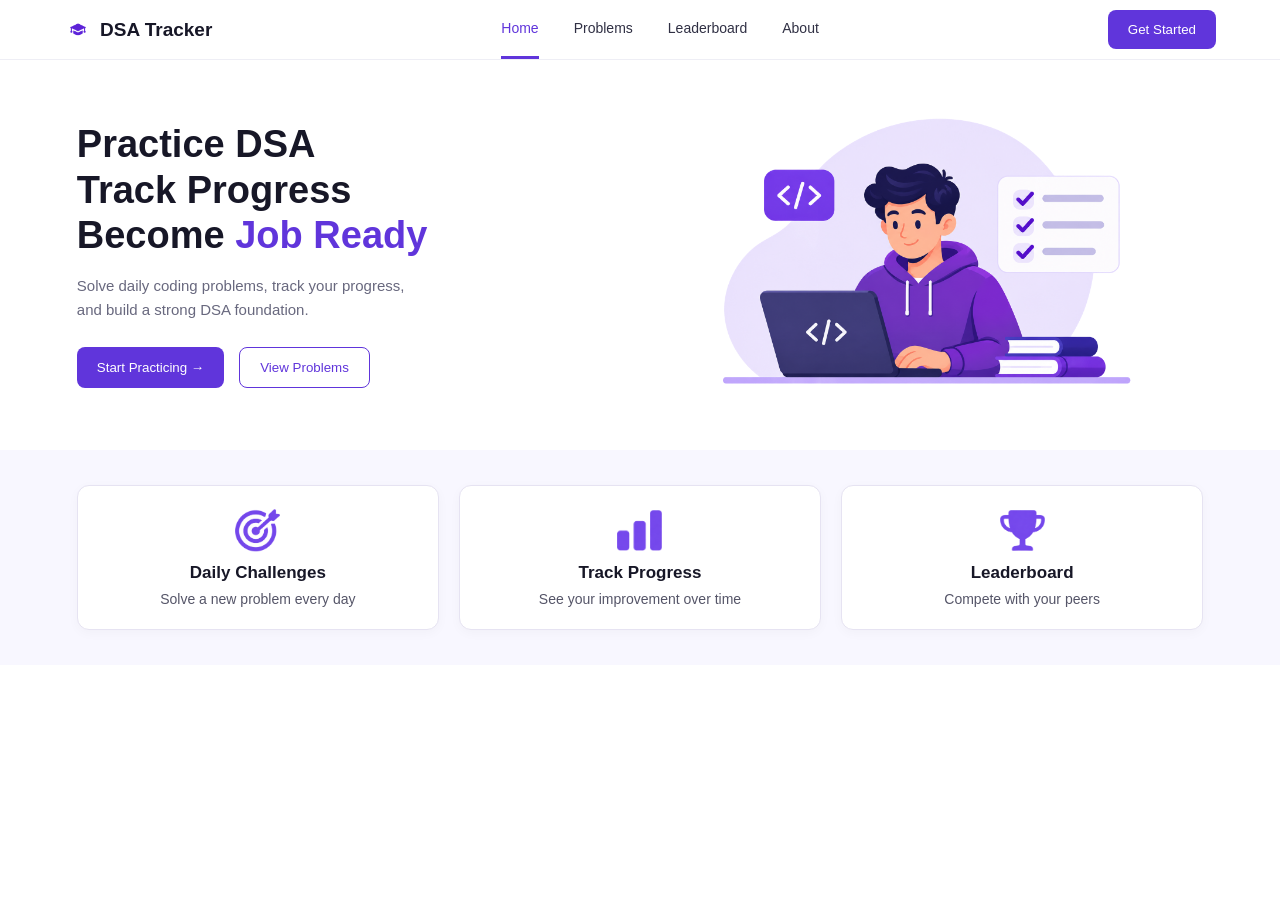
<file: Students Submission/2601125_Umra_Mulla/Task 1/index.html>
<link rel="stylesheet" href="style.css">


<!DOCTYPE html>
<html lang="en">
<head>
    <meta charset="UTF-8">
    <meta name="viewport" content="width=device-width, initial-scale=1.0">
    <title>DSA Tracker</title>
    <link rel="stylesheet" href="style.css">
</head>
<body>

    <!-- Navigation Bar -->
    <header class="navbar">
        <div class="logo">
            <img src="Assets/04.png" alt="Logo">
            <span>DSA Tracker</span>
        </div>

        <nav>
            <a href="#" class="active">Home</a>
            <a href="#">Problems</a>
            <a href="#">Leaderboard</a>
            <a href="#">About</a>
        </nav>

        <button class="get-started">Get Started</button>
    </header>

    <!-- Hero Section -->
    <section class="hero">

        <div class="hero-content">
            <h1>
                Practice DSA<br>
                Track Progress<br>
                Become <span>Job Ready</span>
            </h1>

            <p>
                Solve daily coding problems, track your progress,
                <br>and build a strong DSA foundation.
            </p>

            <div class="hero-buttons">
                <button class="primary-btn">Start Practicing →</button>
                <button class="secondary-btn">View Problems</button>
            </div>
        </div>

        <div class="hero-image">
            <img src="Assets/05.png" alt="Student practicing coding">
        </div>

    </section>

    <!-- Features Section -->
    <section class="features">

        <div class="feature-card">
            <img src="Assets/03.png" alt="Daily challenges">
            <h3>Daily Challenges</h3>
            <p>Solve a new problem every day</p>
        </div>

        <div class="feature-card">
            <img src="Assets/02.png" alt="Track progress">
            <h3>Track Progress</h3>
            <p>See your improvement over time</p>
        </div>

        <div class="feature-card">
            <img src="Assets/01.png" alt="Leaderboard">
            <h3>Leaderboard</h3>
            <p>Compete with your peers</p>
        </div>

    </section>

</body>
</html>
</file>
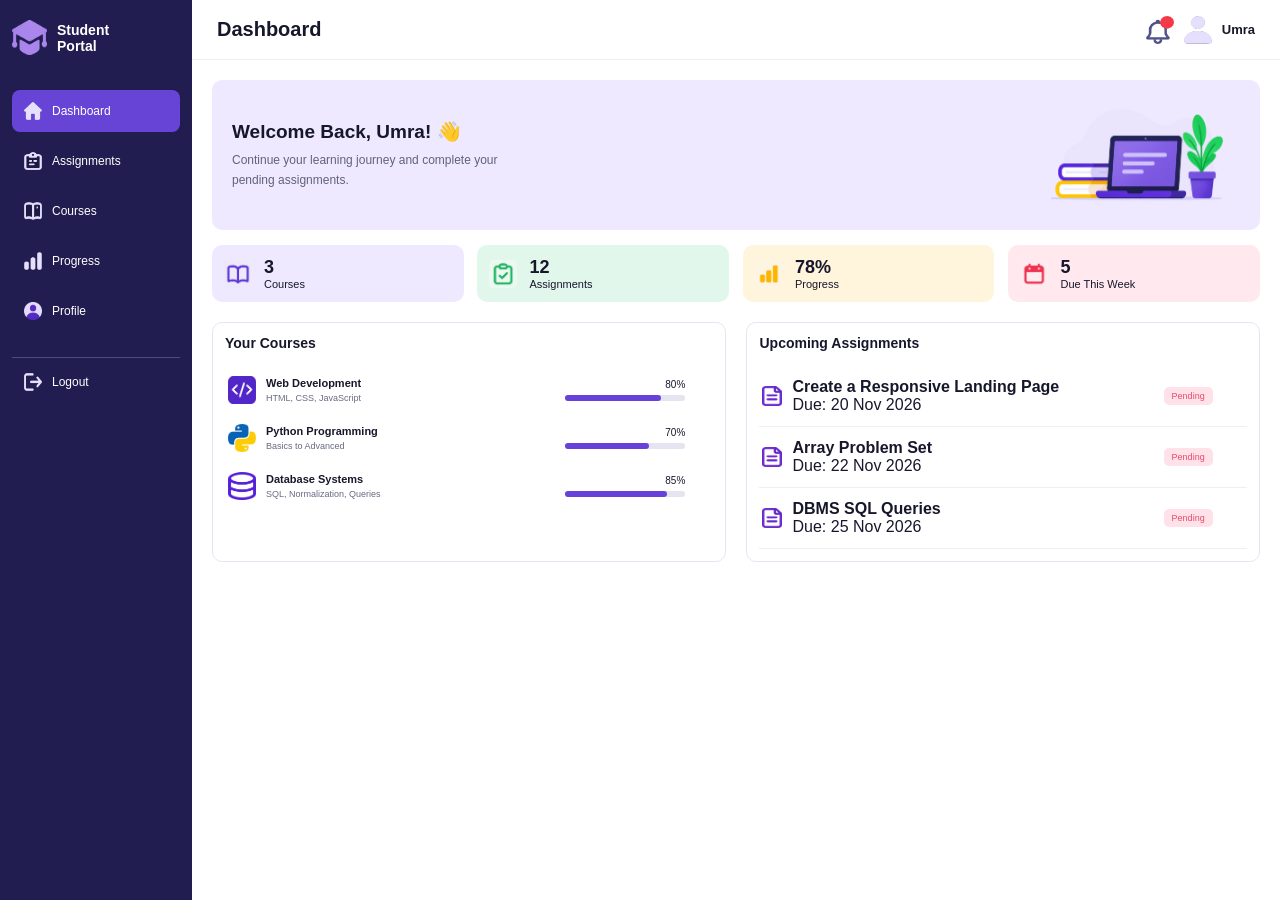
<file: Students Submission/2601125_Umra_Mulla/Task 2/index.html>
<!DOCTYPE html>
<html>
<head>
    <title>Student Portal Dashboard</title>
    <link rel="stylesheet" href="style.css">
</head>

<body>

<div class="dashboard">

    <!-- Sidebar -->
    <div class="sidebar">

        <div class="logo">
            <img src="Assets/17.png">
            <h3>Student<br>Portal</h3>
        </div>

        <div class="menu">
            <div class="menu-item active">
                <img src="Assets/13.png">
                <span>Dashboard</span>
            </div>

            <div class="menu-item">
                <img src="Assets/12.png">
                <span>Assignments</span>
            </div>

            <div class="menu-item">
                <img src="Assets/11.png">
                <span>Courses</span>
            </div>

            <div class="menu-item">
                <img src="Assets/10.png">
                <span>Progress</span>
            </div>

            <div class="menu-item">
                <img src="Assets/15.png">
                <span>Profile</span>
            </div>
        </div>

        <div class="logout">
            <img src="Assets/08.png">
            <span>Logout</span>
        </div>

    </div>


    <!-- Main Content -->
    <div class="main-content">

        <!-- Topbar -->
        <div class="topbar">
            <h2>Dashboard</h2>

            <div class="profile">
                <img src="Assets/16.png">
                <img src="Assets/09.png">
                <span>Umra</span>
            </div>
        </div>


        <div class="content">

            <!-- Welcome Section -->
            <div class="welcome-banner">

                <div>
                    <h2>Welcome Back, Umra! 👋</h2>
                    <p>
                        Continue your learning journey and complete your
                        <br>pending assignments.
                    </p>
                </div>

                <img src="Assets/18.png">

            </div>


            <!-- Statistics -->
            <div class="stats">

                <div class="stat-card purple">
                    <img src="Assets/04.png">
                    <div>
                        <h2>3</h2>
                        <p>Courses</p>
                    </div>
                </div>

                <div class="stat-card green">
                    <img src="Assets/03.png">
                    <div>
                        <h2>12</h2>
                        <p>Assignments</p>
                    </div>
                </div>

                <div class="stat-card yellow">
                    <img src="Assets/02.png">
                    <div>
                        <h2>78%</h2>
                        <p>Progress</p>
                    </div>
                </div>

                <div class="stat-card pink">
                    <img src="Assets/01.png">
                    <div>
                        <h2>5</h2>
                        <p>Due This Week</p>
                    </div>
                </div>

            </div>


            <!-- Courses and Assignments -->
            <div class="bottom-section">

                <!-- Courses -->
                <div class="panel">

                    <h3>Your Courses</h3>

                    <div class="course">
                        <img src="Assets/07.png">

                        <div class="course-info">
                            <h4>Web Development</h4>
                            <p>HTML, CSS, JavaScript</p>
                        </div>

                        <div class="course-progress">
                            <span>80%</span>
                            <div class="progress-bar">
                                <div class="progress-80"></div>
                            </div>
                        </div>
                    </div>


                    <div class="course">
                        <img src="Assets/06.png">

                        <div class="course-info">
                            <h4>Python Programming</h4>
                            <p>Basics to Advanced</p>
                        </div>

                        <div class="course-progress">
                            <span>70%</span>
                            <div class="progress-bar">
                                <div class="progress-70"></div>
                            </div>
                        </div>
                    </div>


                    <div class="course">
                        <img src="Assets/05.png">

                        <div class="course-info">
                            <h4>Database Systems</h4>
                            <p>SQL, Normalization, Queries</p>
                        </div>

                        <div class="course-progress">
                            <span>85%</span>
                            <div class="progress-bar">
                                <div class="progress-85"></div>
                            </div>
                        </div>
                    </div>

                </div>


                <!-- Assignments -->
                <div class="panel">

                    <h3>Upcoming Assignments</h3>

                    <div class="assignment">
                        <img src="Assets/14.png">
                        <div>
                            <h4>Create a Responsive Landing Page</h4>
                            <p>Due: 20 Nov 2026</p>
                        </div>
                        <span class="pending">Pending</span>
                    </div>

                    <div class="assignment">
                        <img src="Assets/14.png">
                        <div>
                            <h4>Array Problem Set</h4>
                            <p>Due: 22 Nov 2026</p>
                        </div>
                        <span class="pending">Pending</span>
                    </div>

                    <div class="assignment">
                        <img src="Assets/14.png">
                        <div>
                            <h4>DBMS SQL Queries</h4>
                            <p>Due: 25 Nov 2026</p>
                        </div>
                        <span class="pending">Pending</span>
                    </div>

                </div>

            </div>

        </div>

    </div>

</div>

</body>
</html>
</file>
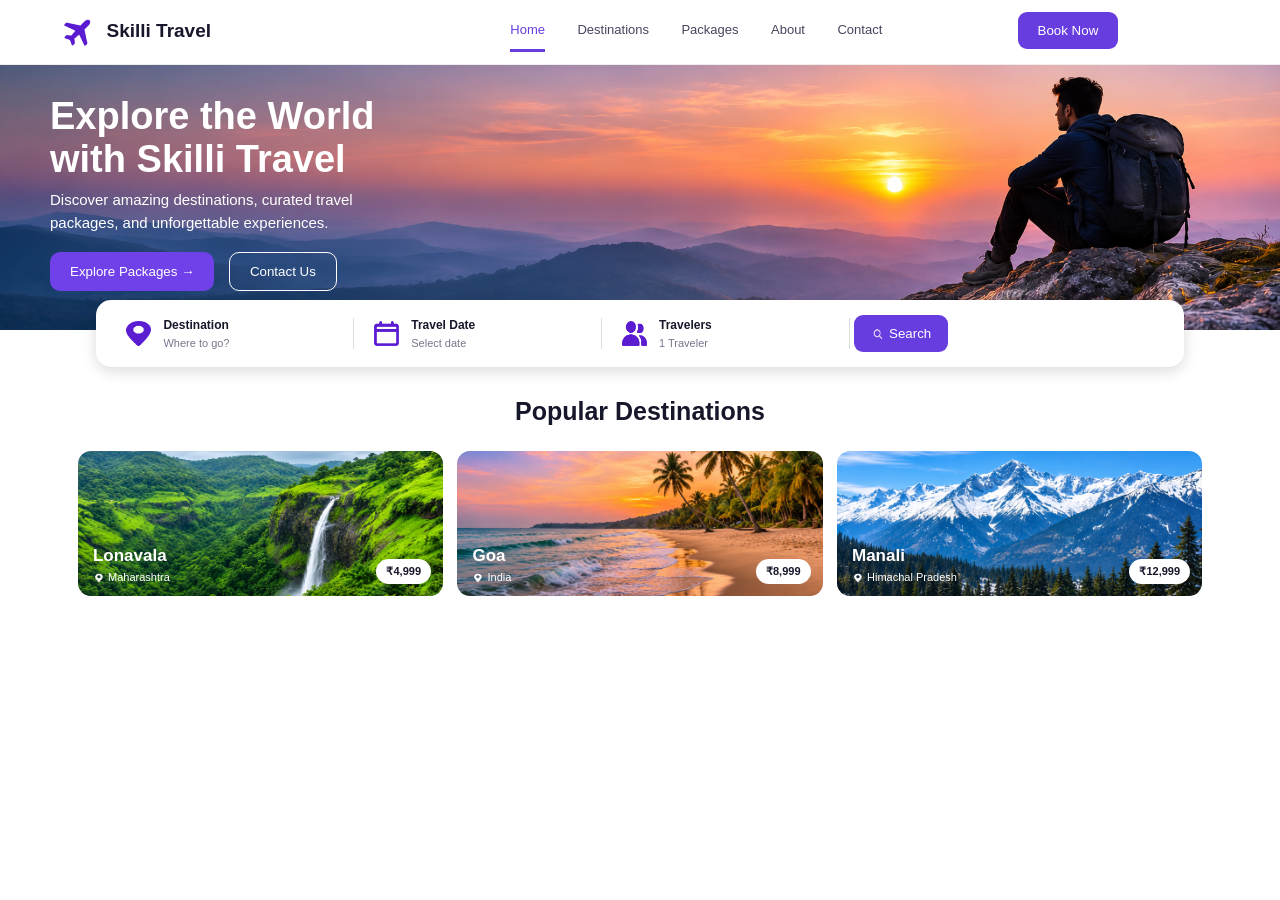
<file: Students Submission/2601125_Umra_Mulla/Task 3/index.html>
<!DOCTYPE html>
<html lang="en">

<head>
    <meta charset="UTF-8">
    <meta name="viewport" content="width=device-width, initial-scale=1.0">
    <title>Skilli Travel</title>
    <link rel="stylesheet" href="style.css">
</head>

<body>

    <div class="navbar">

        <div class="logo">
            <img src="Assets/04.png">
            <h2>Skilli Travel</h2>
        </div>

        <div class="navigation">
            <a href="#" class="active">Home</a>
            <a href="#">Destinations</a>
            <a href="#">Packages</a>
            <a href="#">About</a>
            <a href="#">Contact</a>
        </div>

        <button class="book-btn">Book Now</button>

    </div>


    <div class="hero">

        <div class="hero-text">

            <h1>
                Explore the World<br>
                with Skilli Travel
            </h1>

            <p>
                Discover amazing destinations, curated travel<br>
                packages, and unforgettable experiences.
            </p>

            <button class="explore-btn">Explore Packages →</button>

            <button class="contact-btn">Contact Us</button>

        </div>

    </div>


    <div class="search-bar">

        <div class="search-item">
            <img src="Assets/03.png">
            <div>
                <h4>Destination</h4>
                <p>Where to go?</p>
            </div>
        </div>

        <div class="search-item">
            <img src="Assets/02.png">
            <div>
                <h4>Travel Date</h4>
                <p>Select date</p>
            </div>
        </div>

        <div class="search-item">
            <img src="Assets/01.png">
            <div>
                <h4>Travelers</h4>
                <p>1 Traveler</p>
            </div>
        </div>

        <button class="search-btn">
            <img src="Assets/05.png">
            Search
        </button>

    </div>

    <div class="destinations">

        
    <h2>
    <span class="line"></span>
    Popular Destinations
    <span class="line"></span>
    </h2>


        <div class="destination-cards">


            <div class="destination-card lonavala">

                <div class="destination-info">
                    <h3>Lonavala</h3>
                    <p>
                        <img src="Assets/06.png">
                        Maharashtra
                    </p>
                </div>

                <span class="price">₹4,999</span>

            </div>


            
            <div class="destination-card goa">

                <div class="destination-info">
                    <h3>Goa</h3>
                    <p>
                        <img src="Assets/06.png">
                        India
                    </p>
                </div>

                <span class="price">₹8,999</span>

            </div>


            <div class="destination-card manali">

                <div class="destination-info">
                    <h3>Manali</h3>
                    <p>
                        <img src="Assets/06.png">
                        Himachal Pradesh
                    </p>
                </div>

                <span class="price">₹12,999</span>

            </div>

        </div>

    </div>

</body>
</html>
</file>
<file: Students Submission/2601125_Umra_Mulla/Task 1/style.css>
/* General Styling */
* {
    margin: 0;
    padding: 0;
    box-sizing: border-box;
    font-family: Arial, sans-serif;
}

body {
    background-color: #ffffff;
    color: #171727;
}

/* Navigation Bar */
.navbar {
    height: 60px;
    padding: 0 5%;
    display: flex;
    align-items: center;
    justify-content: space-between;
    border-bottom: 1px solid #eeeeF5;
}

.logo {
    display: flex;
    align-items: center;
    gap: 8px;
    font-weight: bold;
    font-size: 19px;
}

.logo img {
    width: 28px;
    height: 28px;
    object-fit: contain;
}

nav {
    display: flex;
    gap: 35px;
}

nav a {
    text-decoration: none;
    color: #303044;
    font-size: 14px;
    padding: 20px 0;
}

nav a.active {
    color: #6035db;
    border-bottom: 3px solid #6035db;
}

.get-started,
.primary-btn {
    background: #6035db;
    color: white;
    border: none;
    border-radius: 8px;
    padding: 12px 20px;
    cursor: pointer;
}

/* Hero Section */
.hero {
    min-height: 390px;
    padding: 40px 6%;
    display: flex;
    align-items: center;
    justify-content: space-between;
    gap: 25px;
}

.hero-content {
    flex: 1;
}

.hero-content h1 {
    font-size: 38px;
    line-height: 1.2;
    font-weight: 800;
    margin-bottom: 15px;
}

.hero-content h1 span {
    color: #6035db;
}

.hero-content p {
    color: #68687e;
    font-size: 15px;
    line-height: 1.6;
    margin-bottom: 25px;
}

.hero-buttons {
    display: flex;
    gap: 15px;
}

.secondary-btn {
    background: white;
    color: #6035db;
    border: 1px solid #6035db;
    border-radius: 8px;
    padding: 12px 20px;
    cursor: pointer;
}

.hero-image {
    flex: 1;
    display: flex;
    justify-content: center;
    align-items: center;
}

.hero-image img {
    width: 100%;
    max-width: 480px;
    height: 300px;
    object-fit: contain;
}

/* Features Section */
.features {
    background: #f8f7ff;
    padding: 35px 6%;
    display: grid;
    grid-template-columns: repeat(3, 1fr);
    gap: 20px;
}

.feature-card {
    background: white;
    border: 1px solid #e6e3f2;
    border-radius: 12px;
    padding: 22px 12px;
    text-align: center;
    box-shadow: 0 3px 12px rgba(0, 0, 0, 0.03);
}

.feature-card img {
    width: 45px;
    height: 45px;
    object-fit: contain;
    margin-bottom: 10px;
}

.feature-card h3 {
    font-size: 17px;
    margin-bottom: 8px;
}

.feature-card p {
    font-size: 14px;
    color: #555568;
}

/* Responsive Design */
@media (max-width: 768px) {
    .navbar {
        height: auto;
        padding: 15px;
        flex-wrap: wrap;
        gap: 15px;
    }

    nav {
        order: 3;
        width: 100%;
        justify-content: center;
        gap: 18px;
        flex-wrap: wrap;
    }

    .hero {
        flex-direction: column;
        text-align: center;
        padding: 35px 20px;
    }

    .hero-content h1 {
        font-size: 30px;
    }

    .hero-buttons {
        justify-content: center;
        flex-wrap: wrap;
    }

    .hero-image img {
        height: 240px;
    }

    .features {
        grid-template-columns: 1fr;
    }
}
</file>
<file: Students Submission/2601125_Umra_Mulla/Task 2/style.css>
/* General Styling */
* {
    margin: 0;
    padding: 0;
    box-sizing: border-box;
    font-family: Arial, sans-serif;
}

body {
    background-color: #f7f7fc;
    color: #17172b;
}

/* Main Dashboard */
.dashboard {
    display: flex;
    min-height: 100vh;
}

/* Sidebar */
.sidebar {
    width: 15%;
    background-color: #211d50;
    color: white;
    padding: 20px 12px;
}

.logo {
    display: flex;
    align-items: center;
    gap: 10px;
    margin-bottom: 35px;
}

.logo img {
    width: 35px;
    height: 35px;
}

.logo h3 {
    font-size: 14px;
}

.menu-item {
    display: flex;
    align-items: center;
    gap: 10px;
    padding: 12px;
    margin-bottom: 8px;
    color: white;
    font-size: 12px;
}

.menu-item img {
    width: 18px;
    height: 18px;
}

.active {
    background-color: #6844d6;
    border-radius: 8px;
}

.logout {
    display: flex;
    align-items: center;
    gap: 10px;
    margin-top: 25px;
    padding: 15px 12px;
    border-top: 1px solid #514b7c;
    font-size: 12px;
}

.logout img {
    width: 18px;
    height: 18px;
}

/* Main Content */
.main-content {
    width: 85%;
    background-color: white;
}

/* Topbar */
.topbar {
    height: 60px;
    padding: 0 25px;
    display: flex;
    justify-content: space-between;
    align-items: center;
    border-bottom: 1px solid #eeeeF5;
}

.topbar h2 {
    font-size: 20px;
}

.profile {
    display: flex;
    align-items: center;
    gap: 10px;
    font-size: 13px;
    font-weight: bold;
}

.profile img {
    width: 28px;
    height: 28px;
}

/* Dashboard Content */
.content {
    padding: 20px;
}

/* Welcome Banner */
.welcome-banner {
    background-color: #eee9ff;
    border-radius: 10px;
    padding: 20px;
    margin-bottom: 15px;
    display: flex;
    justify-content: space-between;
    align-items: center;
}

.welcome-banner h2 {
    font-size: 19px;
    margin-bottom: 8px;
}

.welcome-banner p {
    color: #62627c;
    font-size: 12px;
    line-height: 1.6;
}

.welcome-banner img {
    width: 200px;
    height: 110px;
}

/* Statistics Cards */
.stats {
    display: flex;
    justify-content: space-between;
    margin-bottom: 15px;
}

.stat-card {
    width: 24%;
    padding: 12px;
    border-radius: 10px;
    display: flex;
    align-items: center;
    gap: 12px;
}

.stat-card img {
    width: 28px;
    height: 28px;
}

.stat-card h2 {
    font-size: 18px;
}

.stat-card p {
    font-size: 11px;
}

.purple {
    background-color: #eee9ff;
}

.green {
    background-color: #e2f7ec;
}

.yellow {
    background-color: #fff4dc;
}

.pink {
    background-color: #ffe8ee;
}

/* Bottom Section */
.bottom-section {
    display: flex;
    justify-content: space-between;
}

.panel {
    width: 49%;
    border: 1px solid #e7e5f2;
    border-radius: 10px;
    padding: 12px;
    margin-top: 5px;
}

.panel h3 {
    font-size: 14px;
    margin-bottom: 15px;
}

/* Courses */
.course {
    display: flex;
    align-items: center;
    padding: 10px 3px;
    gap: 10px;
}

.course img {
    width: 28px;
    height: 28px;
}

.course-info {
    width: 60%;
}

.course-info h4 {
    font-size: 11px;
    margin-bottom: 4px;
}

.course-info p {
    font-size: 9px;
    color: #696982;
}

.course-progress {
    width: 25%;
    text-align: right;
    font-size: 10px;
}

.progress-bar {
    width: 100%;
    height: 6px;
    background-color: #e5e4f1;
    margin-top: 5px;
    border-radius: 10px;
}

.progress-80 {
    width: 80%;
    height: 6px;
    background-color: #6741d9;
    border-radius: 10px;
}

.progress-70 {
    width: 70%;
    height: 6px;
    background-color: #6741d9;
    border-radius: 10px;
}

.progress-85 {
    width: 85%;
    height: 6px;
    background-color: #6741d9;
    border-radius: 10px;
}

/* Assignments */
.assignment {
    display: flex;
    align-items: center;
    gap: 10px;
    padding: 12px 3px;
    border-bottom: 1px solid #eeeeF5;
}

.assignment img {
    width: 20px;
    height: 20px;
}

.assignment {
    padding: 12px 3px;
    border-bottom: 1px solid #eeeeF5;
}

.assignment img {
    width: 20px;
    height: 20px;
    vertical-align: middle;
}

.assignment div {
    display: inline-block;
    width: 75%;
    vertical-align: middle;
}

.pending {
    display: inline-block;
    background-color: #ffe2e9;
    color: #e94b6b;
    padding: 4px 8px;
    border-radius: 5px;
    font-size: 9px;
}
</file>
<file: Students Submission/2601125_Umra_Mulla/Task 3/style.css>
/* General Styling */
* {
    margin: 0;
    padding: 0;
    box-sizing: border-box;
    font-family: Arial, sans-serif;
}

body {
    background-color: white;
    color: #17172b;
}


/* Navigation Bar */
.navbar {
    height: 65px;
    padding: 10px 5%;
    background-color: white;
    border-bottom: 1px solid #eeeeee;
}

.logo {
    display: inline-block;
    vertical-align: middle;
    width: 27%;
}

.logo img {
    width: 30px;
    height: 30px;
    vertical-align: middle;
    transform: rotate(+45deg);
}

.logo h2 {
    display: inline-block;
    font-size: 19px;
    margin-left: 8px;
    vertical-align: middle;
}

.navigation {
    display: inline-block;
    width: 55%;
    text-align: center;
    vertical-align: middle;
}

.navigation a {
    display: inline-block;
    text-decoration: none;
    color: #45455e;
    font-size: 13px;
    margin: 0 14px;
    padding: 12px 0;
}

.navigation .active {
    color: #673de0;
    border-bottom: 3px solid #673de0;
}

.book-btn {
    background-color: #673de0;
    color: white;
    border: none;
    border-radius: 9px;
    padding: 11px 20px;
    cursor: pointer;
}


/* Hero Section */
.hero {
    height: 265px;
    background-image: url("Assets/07.png");
    background-size: cover;
    background-position: center;
    padding: 30px 50px;
    color: white;
}

.hero-text h1 {
    font-size: 38px;
    margin-bottom: 8px;
}

.hero-text p {
    font-size: 15px;
    line-height: 1.5;
    margin-bottom: 18px;
}

.explore-btn {
    background-color: #7041e8;
    color: white;
    border: none;
    border-radius: 10px;
    padding: 12px 20px;
    cursor: pointer;
    margin-right: 10px;
}

.contact-btn {
    background-color: transparent;
    color: white;
    border: 1px solid white;
    border-radius: 10px;
    padding: 11px 20px;
    cursor: pointer;
}


/* Search Bar */
.search-bar {
    width: 85%;
    background-color: white;
    padding: 15px;
    margin: -30px auto 25px auto;
    border-radius: 15px;
    box-shadow: 0 4px 15px rgba(0, 0, 0, 0.15);
    position: relative;
}

.search-item {
    display: inline-block;
    width: 23%;
    padding: 0 15px;
    border-right: 1px solid #dddddd;
    vertical-align: middle;
}

.search-item img {
    width: 25px;
    height: 25px;
    vertical-align: middle;
}

.search-item div {
    display: inline-block;
    margin-left: 8px;
    vertical-align: middle;
}

.search-item h4 {
    font-size: 12px;
    margin-bottom: 5px;
}

.search-item p {
    font-size: 11px;
    color: #77778d;
}

.search-btn {
    background-color: #673de0;
    color: white;
    border: none;
    border-radius: 9px;
    padding: 11px 17px;
    cursor: pointer;
    vertical-align: middle;
}

.search-btn img {
    width: 14px;
    height: 14px;
    vertical-align: middle;
}


/* Popular Destinations */
.destinations {
    padding: 5px 4% 25px 4%;
    text-align: center;
}

.destinations h2 {
    font-size: 25px;
    margin-bottom: 25px;
}

.destination-cards {
    text-align: center;
}

.destination-card {
    display: inline-block;
    width: 31%;
    height: 145px;
    margin: 0 5px;
    border-radius: 13px;
    background-size: cover;
    background-position: center;
    position: relative;
    text-align: left;
    color: white;
    vertical-align: top;
}

/* Destination Images */
.lonavala {
    background-image: url("Assets/08.png");
}

.goa {
    background-image: url("Assets/10.png");
}

.manali {
    background-image: url("Assets/09.png");
}

/* Destination Details */
.destination-info {
    position: absolute;
    bottom: 12px;
    left: 15px;
}

.destination-info h3 {
    font-size: 17px;
    margin-bottom: 5px;
}

.destination-info p {
    font-size: 11px;
}

.destination-info img {
    width: 12px;
    height: 12px;
    vertical-align: middle;
}

.price {
    position: absolute;
    bottom: 12px;
    right: 12px;
    background-color: white;
    color: #17172b;
    padding: 6px 10px;
    border-radius: 15px;
    font-size: 11px;
    font-weight: bold;
}
</file>
